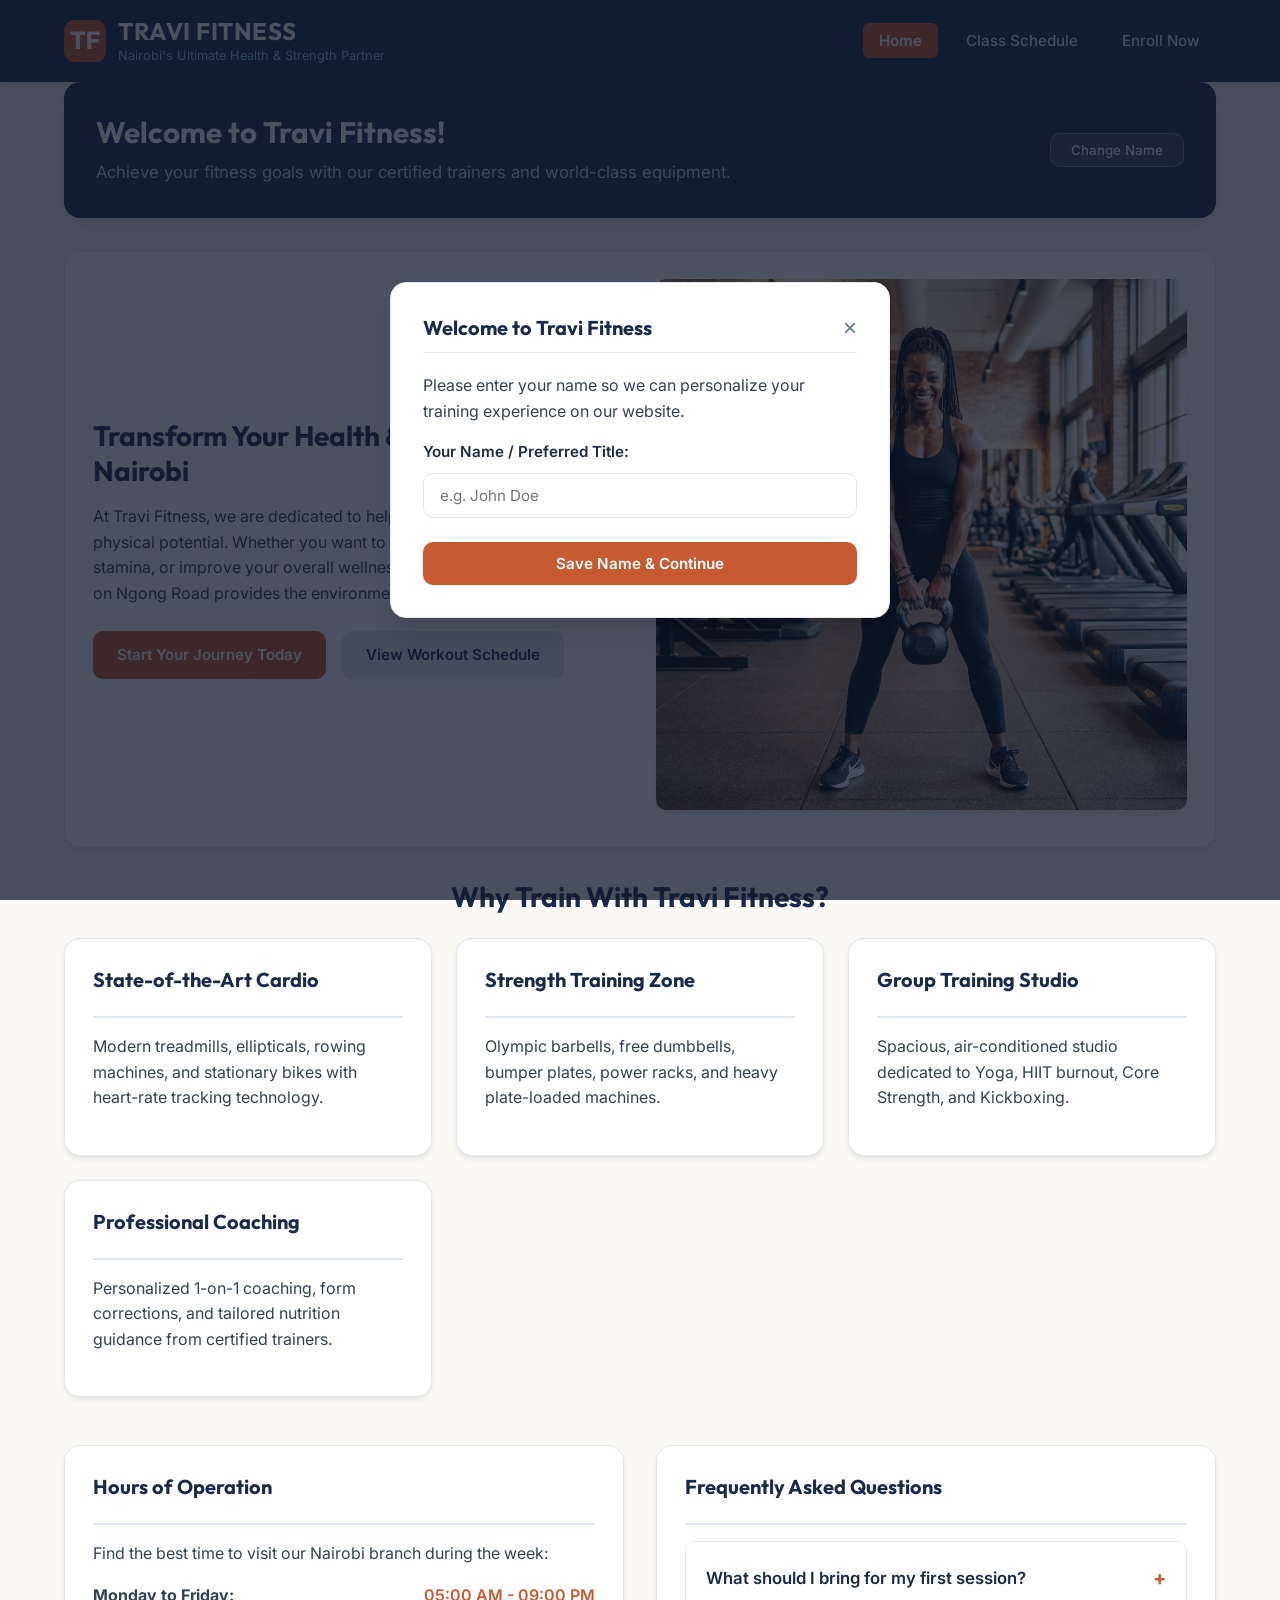
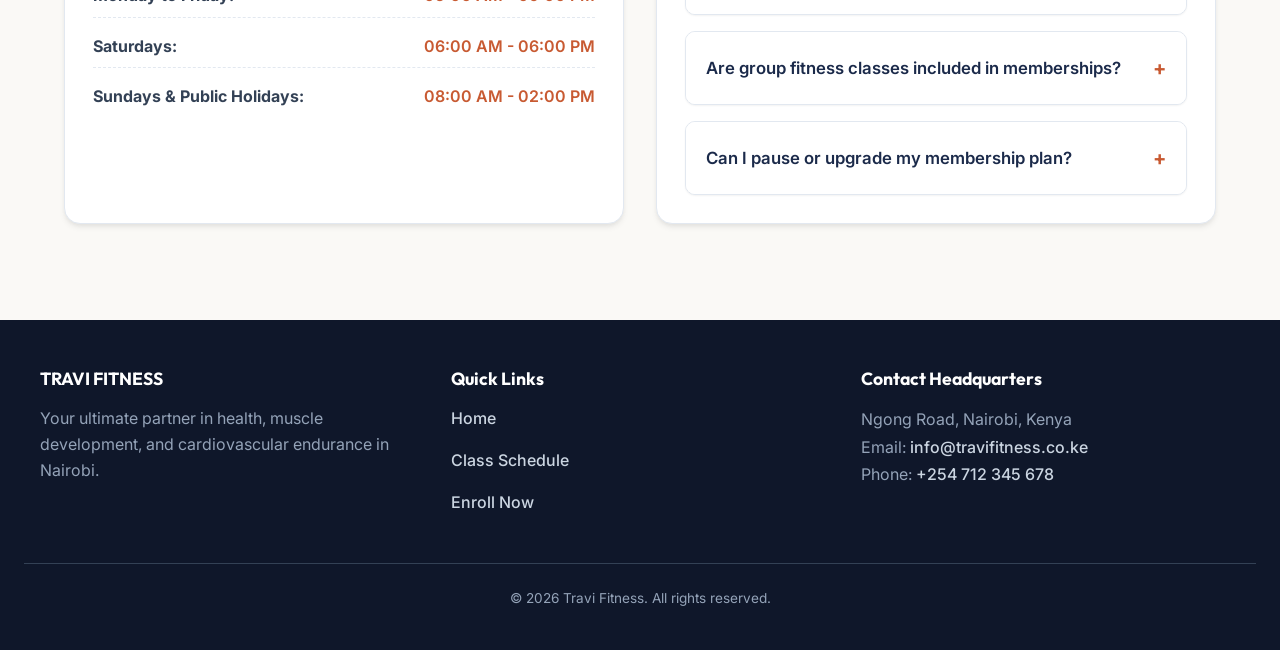
<file: index.html>
<!DOCTYPE html>
<html lang="en">
<head>
    <meta charset="UTF-8">
    <meta name="viewport" content="width=device-width, initial-scale=1.0">
    <title>Home - Travi Fitness Nairobi</title>
    <meta name="description" content="Welcome to Travi Fitness - Nairobi's ultimate health & strength partner with modern gym equipment, group classes, and expert personal trainers.">
    <link rel="stylesheet" href="style.css">
    <script src="script.js" defer></script>
</head>
<body>

    <!-- Header Navigation -->
    <header>
        <div class="header-container">
            <div class="brand">
                <div class="brand-icon">TF</div>
                <div class="brand-text">
                    <h1>TRAVI FITNESS</h1>
                    <p>Nairobi's Ultimate Health & Strength Partner</p>
                </div>
            </div>
            <nav>
                <ul>
                    <li><a href="index.html" class="active">Home</a></li>
                    <li><a href="schedule.html">Class Schedule</a></li>
                    <li><a href="enroll.html">Enroll Now</a></li>
                </ul>
            </nav>
        </div>
    </header>

    <main class="container">
        <!-- Personalized Welcome Banner -->
        <section class="welcome-banner" id="welcomeSection">
            <div class="welcome-content">
                <h2 id="welcomeGreeting">Welcome to Travi Fitness!</h2>
                <p>Achieve your fitness goals with our certified trainers and world-class equipment.</p>
            </div>
            <div>
                <button type="button" class="btn-change-name" id="btnChangeName">Change Name</button>
            </div>
        </section>

        <!-- Hero Showcase Card -->
        <section class="card" style="margin-bottom: 2rem;">
            <div class="grid-2" style="align-items: center;">
                <div>
                    <h2>Transform Your Health & Strength in Nairobi</h2>
                    <p>
                        At Travi Fitness, we are dedicated to helping you unlock your full physical potential. 
                        Whether you want to build strength, increase stamina, or improve your overall wellness, 
                        our state-of-the-art facility on Ngong Road provides the environment you need to succeed.
                    </p>
                    <div style="display: flex; gap: 1rem; margin-top: 1.5rem; flex-wrap: wrap;">
                        <a href="enroll.html" class="btn btn-primary">Start Your Journey Today</a>
                        <a href="schedule.html" class="btn btn-secondary">View Workout Schedule</a>
                    </div>
                </div>
                <div style="text-align: center;">
                    <img src="images/hero.png" alt="Fitness Training at Travi Fitness" style="max-width: 100%; height: auto; border-radius: var(--radius-md); box-shadow: var(--shadow-md);">
                </div>
            </div>
        </section>

        <!-- Core Highlights Grid -->
        <section style="margin-bottom: 3rem;">
            <h2 style="text-align: center; margin-bottom: 1.5rem;">Why Train With Travi Fitness?</h2>
            <div class="grid-3">
                <div class="card">
                    <div class="card-title">
                        <h3>State-of-the-Art Cardio</h3>
                    </div>
                    <p>Modern treadmills, ellipticals, rowing machines, and stationary bikes with heart-rate tracking technology.</p>
                </div>
                <div class="card">
                    <div class="card-title">
                        <h3>Strength Training Zone</h3>
                    </div>
                    <p>Olympic barbells, free dumbbells, bumper plates, power racks, and heavy plate-loaded machines.</p>
                </div>
                <div class="card">
                    <div class="card-title">
                        <h3>Group Training Studio</h3>
                    </div>
                    <p>Spacious, air-conditioned studio dedicated to Yoga, HIIT burnout, Core Strength, and Kickboxing.</p>
                </div>
                <div class="card">
                    <div class="card-title">
                        <h3>Professional Coaching</h3>
                    </div>
                    <p>Personalized 1-on-1 coaching, form corrections, and tailored nutrition guidance from certified trainers.</p>
                </div>
            </div>
        </section>

        <!-- Hours of Operation & FAQ Grid -->
        <div class="grid-2" style="margin-bottom: 2rem;">
            <!-- Hours Card -->
            <div class="card">
                <div class="card-title">
                    <h3>Hours of Operation</h3>
                </div>
                <p>Find the best time to visit our Nairobi branch during the week:</p>
                <div style="display: flex; flex-direction: column; gap: 1rem; margin-top: 1rem;">
                    <div style="display: flex; justify-content: space-between; border-bottom: 1px dashed var(--border-light); padding-bottom: 0.5rem;">
                        <strong>Monday to Friday:</strong>
                        <span style="color: var(--primary-orange); font-weight: 600;">05:00 AM - 09:00 PM</span>
                    </div>
                    <div style="display: flex; justify-content: space-between; border-bottom: 1px dashed var(--border-light); padding-bottom: 0.5rem;">
                        <strong>Saturdays:</strong>
                        <span style="color: var(--primary-orange); font-weight: 600;">06:00 AM - 06:00 PM</span>
                    </div>
                    <div style="display: flex; justify-content: space-between;">
                        <strong>Sundays & Public Holidays:</strong>
                        <span style="color: var(--primary-orange); font-weight: 600;">08:00 AM - 02:00 PM</span>
                    </div>
                </div>
            </div>

            <!-- Dynamic FAQ Accordion (Dynamic Content Feature) -->
            <div class="card">
                <div class="card-title">
                    <h3>Frequently Asked Questions</h3>
                </div>
                <div class="faq-list">
                    <div class="faq-item">
                        <div class="faq-question">
                            <span>What should I bring for my first session?</span>
                            <span class="faq-icon">+</span>
                        </div>
                        <div class="faq-answer">
                            Bring comfortable athletic clothing, clean gym sneakers, a water bottle, and a small workout towel. Lockers are provided free of charge.
                        </div>
                    </div>
                    <div class="faq-item">
                        <div class="faq-question">
                            <span>Are group fitness classes included in memberships?</span>
                            <span class="faq-icon">+</span>
                        </div>
                        <div class="faq-answer">
                            Yes! Both our Premium and VIP plans include full access to all group workout sessions such as Yoga, HIIT, and Cardio Kickboxing.
                        </div>
                    </div>
                    <div class="faq-item">
                        <div class="faq-question">
                            <span>Can I pause or upgrade my membership plan?</span>
                            <span class="faq-icon">+</span>
                        </div>
                        <div class="faq-answer">
                            Absolutely. You can upgrade your plan or pause your membership for up to 30 days per year directly at our customer desk.
                        </div>
                    </div>
                </div>
            </div>
        </div>
    </main>

    <!-- First Visit Name Prompt Modal (Solid Surface, Zero Glassmorphism) -->
    <div class="modal-overlay" id="welcomeModal">
        <div class="modal-card">
            <div class="modal-header">
                <h3>Welcome to Travi Fitness</h3>
                <button type="button" class="modal-close" onclick="closeModal(document.getElementById('welcomeModal'))">&times;</button>
            </div>
            <p>Please enter your name so we can personalize your training experience on our website.</p>
            <form id="welcomeForm">
                <div class="form-group">
                    <label for="modalNameInput" class="form-label">Your Name / Preferred Title:</label>
                    <input type="text" id="modalNameInput" class="form-control" placeholder="e.g. John Doe" required minlength="2">
                    <div class="error-feedback" id="modalNameError"></div>
                </div>
                <div style="display: flex; justify-content: flex-end; gap: 0.75rem; margin-top: 1.5rem;">
                    <button type="submit" class="btn btn-primary btn-block">Save Name & Continue</button>
                </div>
            </form>
        </div>
    </div>

    <!-- Footer -->
    <footer>
        <div class="footer-container">
            <div class="footer-col">
                <h4>TRAVI FITNESS</h4>
                <p>Your ultimate partner in health, muscle development, and cardiovascular endurance in Nairobi.</p>
            </div>
            <div class="footer-col">
                <h4>Quick Links</h4>
                <p><a href="index.html">Home</a></p>
                <p><a href="schedule.html">Class Schedule</a></p>
                <p><a href="enroll.html">Enroll Now</a></p>
            </div>
            <div class="footer-col">
                <h4>Contact Headquarters</h4>
                <address>
                    Ngong Road, Nairobi, Kenya<br>
                    Email: <a href="mailto:info@travifitness.co.ke">info@travifitness.co.ke</a><br>
                    Phone: <a href="tel:+254712345678">+254 712 345 678</a>
                </address>
            </div>
        </div>
        <div class="footer-bottom">
            <p>&copy; 2026 Travi Fitness. All rights reserved.</p>
        </div>
    </footer>

</body>
</html>
</file>
<file: style.css>
@import url('https://fonts.googleapis.com/css2?family=Inter:wght@300;400;500;600;700&family=Outfit:wght@500;600;700;800&display=swap');

:root {
  --bg-main: #FAF9F6;
  --bg-card: #FFFFFF;
  --bg-dark: #0F172A;
  --bg-navy: #1B2A4A;
  --bg-navy-light: #2A3F6D;
  
  --primary-orange: #C85A32;
  --primary-orange-hover: #A74522;
  --primary-orange-soft: #FDF4F0;
  
  --text-dark: #1B2A4A;
  --text-body: #334155;
  --text-muted: #64748B;
  --text-light: #FAF9F6;
  
  --border-light: #E2E8F0;
  --border-focus: #C85A32;
  --border-error: #EF4444;
  
  --bg-error: #FEF2F2;
  --text-error: #DC2626;
  --bg-success: #F0FDF4;
  --border-success: #22C55E;
  --text-success: #15803D;

  --shadow-sm: 0 1px 2px 0 rgba(0, 0, 0, 0.05);
  --shadow-md: 0 4px 6px -1px rgba(0, 0, 0, 0.08), 0 2px 4px -1px rgba(0, 0, 0, 0.04);
  --shadow-lg: 0 10px 25px -3px rgba(0, 0, 0, 0.1), 0 4px 10px -2px rgba(0, 0, 0, 0.05);
  --shadow-xl: 0 20px 25px -5px rgba(0, 0, 0, 0.1), 0 10px 10px -5px rgba(0, 0, 0, 0.04);
  
  --radius-sm: 6px;
  --radius-md: 10px;
  --radius-lg: 16px;
  --radius-full: 9999px;
  
  --font-heading: 'Outfit', -apple-system, BlinkMacSystemFont, sans-serif;
  --font-body: 'Inter', -apple-system, BlinkMacSystemFont, sans-serif;
}

*, *::before, *::after {
  box-sizing: border-box;
  margin: 0;
  padding: 0;
}

body {
  font-family: var(--font-body);
  background-color: var(--bg-main);
  color: var(--text-body);
  line-height: 1.6;
  min-height: 100vh;
  display: flex;
  flex-direction: column;
  -webkit-font-smoothing: antialiased;
}

h1, h2, h3, h4, h5, h6 {
  font-family: var(--font-heading);
  color: var(--text-dark);
  font-weight: 700;
  line-height: 1.25;
}

h1 { font-size: 2.25rem; }
h2 { font-size: 1.75rem; margin-bottom: 1rem; }
h3 { font-size: 1.25rem; margin-bottom: 0.75rem; }

p { margin-bottom: 1rem; }

a {
  color: var(--primary-orange);
  text-decoration: none;
  font-weight: 500;
  transition: color 0.2s ease;
}

a:hover {
  color: var(--primary-orange-hover);
}

header {
  background-color: var(--bg-navy);
  color: var(--text-light);
  box-shadow: var(--shadow-md);
  position: sticky;
  top: 0;
  z-index: 100;
}

.header-container {
  max-width: 1200px;
  margin: 0 auto;
  padding: 1rem 1.5rem;
  display: flex;
  justify-content: space-between;
  align-items: center;
  flex-wrap: wrap;
  gap: 1rem;
}

.brand {
  display: flex;
  align-items: center;
  gap: 0.75rem;
}

.brand-icon {
  background-color: var(--primary-orange);
  color: white;
  width: 42px;
  height: 42px;
  border-radius: var(--radius-md);
  display: flex;
  align-items: center;
  justify-content: center;
  font-size: 1.5rem;
  font-weight: 800;
  box-shadow: var(--shadow-sm);
}

.brand-text h1 {
  color: white;
  font-size: 1.5rem;
  letter-spacing: 0.5px;
}

.brand-text p {
  color: #93C5FD;
  font-size: 0.8rem;
  margin-bottom: 0;
}

nav ul {
  display: flex;
  list-style: none;
  gap: 0.75rem;
  align-items: center;
}

nav a {
  color: #E0E7FF;
  padding: 0.5rem 1rem;
  border-radius: var(--radius-sm);
  font-weight: 500;
  font-size: 0.95rem;
  transition: all 0.2s ease;
}

nav a:hover {
  background-color: rgba(255, 255, 255, 0.1);
  color: white;
}

nav a.active {
  background-color: var(--primary-orange);
  color: white;
  font-weight: 600;
}

main {
  flex: 1;
  max-width: 1200px;
  width: 100%;
  margin: 2rem auto;
  padding: 0 1.5rem;
}

.container {
  max-width: 1200px;
  margin: 0 auto;
}

.grid-2 {
  display: grid;
  grid-template-columns: 1fr 1fr;
  gap: 2rem;
}

.grid-3 {
  display: grid;
  grid-template-columns: repeat(auto-fit, minmax(300px, 1fr));
  gap: 1.5rem;
}

.grid-form {
  display: grid;
  grid-template-columns: 2fr 1fr;
  gap: 2rem;
  align-items: start;
}

@media (max-width: 900px) {
  .grid-2, .grid-form {
    grid-template-columns: 1fr;
  }
}

.card {
  background-color: var(--bg-card);
  border: 1px solid var(--border-light);
  border-radius: var(--radius-lg);
  padding: 1.75rem;
  box-shadow: var(--shadow-md);
  transition: transform 0.25s cubic-bezier(0.4, 0, 0.2, 1), box-shadow 0.25s cubic-bezier(0.4, 0, 0.2, 1);
}

.card:hover {
  transform: translateY(-4px);
  box-shadow: var(--shadow-lg);
}

.card-title {
  display: flex;
  align-items: center;
  gap: 0.75rem;
  margin-bottom: 1rem;
  padding-bottom: 0.75rem;
  border-bottom: 2px solid var(--border-light);
}

.card-title-icon {
  font-size: 1.5rem;
}

.welcome-banner {
  background-color: var(--bg-navy);
  color: white;
  border-radius: var(--radius-lg);
  padding: 2rem;
  margin-bottom: 2rem;
  box-shadow: var(--shadow-lg);
  display: flex;
  justify-content: space-between;
  align-items: center;
  flex-wrap: wrap;
  gap: 1rem;
}

.welcome-content h2 {
  color: white;
  font-size: 1.85rem;
  margin-bottom: 0.5rem;
}

.welcome-content p {
  color: #CBD5E1;
  font-size: 1.05rem;
  margin-bottom: 0;
}

.btn-change-name {
  background-color: rgba(255, 255, 255, 0.15);
  color: white;
  border: 1px solid rgba(255, 255, 255, 0.3);
  padding: 0.5rem 1.25rem;
  border-radius: var(--radius-md);
  cursor: pointer;
  font-weight: 500;
  font-family: var(--font-body);
  transition: all 0.2s ease;
}

.btn-change-name:hover {
  background-color: white;
  color: var(--bg-navy);
}

.btn {
  display: inline-flex;
  align-items: center;
  justify-content: center;
  gap: 0.5rem;
  padding: 0.75rem 1.5rem;
  border-radius: var(--radius-md);
  font-family: var(--font-body);
  font-weight: 600;
  font-size: 0.95rem;
  cursor: pointer;
  border: none;
  transition: all 0.2s ease;
  box-shadow: var(--shadow-sm);
}

.btn-primary {
  background-color: var(--primary-orange);
  color: white;
}

.btn-primary:hover {
  background-color: var(--primary-orange-hover);
  color: white;
  transform: translateY(-1px);
  box-shadow: var(--shadow-md);
}

.btn-secondary {
  background-color: #E2E8F0;
  color: var(--text-dark);
}

.btn-secondary:hover {
  background-color: #CBD5E1;
}

.btn-block {
  width: 100%;
}

.badge {
  display: inline-block;
  padding: 0.25rem 0.75rem;
  border-radius: var(--radius-full);
  font-size: 0.8rem;
  font-weight: 600;
  text-transform: uppercase;
  letter-spacing: 0.5px;
}

.badge-orange {
  background-color: var(--primary-orange-soft);
  color: var(--primary-orange);
  border: 1px solid rgba(249, 115, 22, 0.2);
}

.badge-navy {
  background-color: #EFF6FF;
  color: var(--bg-navy);
  border: 1px solid #BFDBFE;
}

.form-group {
  margin-bottom: 1.25rem;
}

.form-label {
  display: block;
  font-weight: 600;
  margin-bottom: 0.5rem;
  color: var(--text-dark);
  font-size: 0.95rem;
}

.form-control {
  width: 100%;
  padding: 0.75rem 1rem;
  border: 1px solid var(--border-light);
  border-radius: var(--radius-md);
  font-family: var(--font-body);
  font-size: 0.95rem;
  color: var(--text-dark);
  background-color: #FFFFFF;
  transition: all 0.2s ease;
}

.form-control:focus {
  outline: none;
  border-color: var(--border-focus);
  box-shadow: 0 0 0 3px rgba(249, 115, 22, 0.15);
}

.form-control.is-invalid {
  border-color: var(--border-error) !important;
  background-color: var(--bg-error) !important;
}

.error-feedback {
  color: var(--text-error);
  font-size: 0.85rem;
  font-weight: 500;
  margin-top: 0.4rem;
  display: none;
}

.form-group.has-error .error-feedback {
  display: block;
}

.radio-group, .checkbox-group {
  display: flex;
  flex-direction: column;
  gap: 0.6rem;
  margin-top: 0.4rem;
}

.radio-label, .checkbox-label {
  display: flex;
  align-items: center;
  gap: 0.6rem;
  font-size: 0.95rem;
  cursor: pointer;
  user-select: none;
}

.radio-label input, .checkbox-label input {
  width: 18px;
  height: 18px;
  accent-color: var(--primary-orange);
  cursor: pointer;
}

.sticky-summary {
  position: sticky;
  top: 90px;
  background-color: var(--bg-card);
  border: 2px solid var(--border-light);
  border-radius: var(--radius-lg);
  padding: 1.75rem;
  box-shadow: var(--shadow-md);
}

.summary-header {
  border-bottom: 2px solid var(--border-light);
  padding-bottom: 1rem;
  margin-bottom: 1rem;
}

.price-tag {
  font-family: var(--font-heading);
  font-size: 2.25rem;
  font-weight: 800;
  color: var(--primary-orange);
}

.price-period {
  font-size: 0.9rem;
  color: var(--text-muted);
}

.perks-list {
  list-style: none;
  margin-top: 1rem;
}

.perks-list li {
  position: relative;
  padding-left: 1.5rem;
  margin-bottom: 0.6rem;
  font-size: 0.9rem;

}

.perks-list li::before {
  content: "✓";
  position: absolute;
  left: 0;
  color: #16A34A;
  font-weight: bold;
}

.filter-container {
  display: flex;
  flex-wrap: wrap;
  gap: 0.5rem;
  margin-bottom: 1.75rem;
  justify-content: center;
}

.filter-btn {
  background-color: white;
  border: 1px solid var(--border-light);
  color: var(--text-body);
  padding: 0.5rem 1.25rem;
  border-radius: var(--radius-full);
  font-family: var(--font-body);
  font-weight: 500;
  font-size: 0.9rem;
  cursor: pointer;
  transition: all 0.2s ease;
  box-shadow: var(--shadow-sm);
}

.filter-btn:hover {
  border-color: var(--primary-orange);
  color: var(--primary-orange);
}

.filter-btn.active {
  background-color: var(--bg-navy);
  border-color: var(--bg-navy);
  color: white;
  font-weight: 600;
}

.schedule-card {
  background-color: white;
  border: 1px solid var(--border-light);
  border-radius: var(--radius-md);
  padding: 1.25rem;
  box-shadow: var(--shadow-sm);
  display: flex;
  flex-direction: column;
  justify-content: space-between;
  transition: all 0.2s ease;
}

.schedule-card:hover {
  transform: translateY(-3px);
  box-shadow: var(--shadow-md);
  border-color: var(--primary-orange);
}

.schedule-time {
  font-weight: 700;
  color: var(--primary-orange);
  font-size: 0.9rem;
  margin-bottom: 0.25rem;
}

.schedule-trainer-btn {
  margin-top: 1rem;
  background: transparent;
  border: 1px solid var(--border-light);
  color: var(--bg-navy);
  padding: 0.4rem 0.8rem;
  border-radius: var(--radius-sm);
  font-size: 0.85rem;
  font-weight: 600;
  cursor: pointer;
  transition: all 0.2s ease;
}

.schedule-trainer-btn:hover {
  background-color: var(--bg-navy);
  color: white;
}

.faq-list {
  display: flex;
  flex-direction: column;
  gap: 1rem;
}

.faq-item {
  background-color: white;
  border: 1px solid var(--border-light);
  border-radius: var(--radius-md);
  overflow: hidden;
  box-shadow: var(--shadow-sm);
}

.faq-question {
  padding: 1.25rem;
  font-weight: 600;
  font-size: 1.05rem;
  color: var(--text-dark);
  cursor: pointer;
  display: flex;
  justify-content: space-between;
  align-items: center;
  background-color: white;
  transition: background-color 0.2s ease;
  user-select: none;
}

.faq-question:hover {
  background-color: var(--bg-main);
}

.faq-icon {
  font-size: 1.25rem;
  font-weight: bold;
  color: var(--primary-orange);
  transition: transform 0.3s ease;
}

.faq-answer {
  max-height: 0;
  overflow: hidden;
  transition: max-height 0.3s ease, padding 0.3s ease;
  padding: 0 1.25rem;
  color: var(--text-body);
  background-color: #FAFAFA;
  border-top: 0 solid var(--border-light);
}

.faq-item.open .faq-answer {
  max-height: 200px;
  padding: 1rem 1.25rem 1.25rem 1.25rem;
  border-top: 1px solid var(--border-light);
}

.faq-item.open .faq-icon {
  transform: rotate(45deg);
}

.modal-overlay {
  position: fixed;
  top: 0;
  left: 0;
  right: 0;
  bottom: 0;
  background-color: rgba(15, 23, 42, 0.75);
  display: flex;
  align-items: center;
  justify-content: center;
  z-index: 1000;
  opacity: 0;
  visibility: hidden;
  transition: opacity 0.25s ease, visibility 0.25s ease;
  padding: 1rem;
}

.modal-overlay.active {
  opacity: 1;
  visibility: visible;
}

.modal-card {
  background-color: #FFFFFF;
  border: 1px solid var(--border-light);
  border-radius: var(--radius-lg);
  width: 100%;
  max-width: 500px;
  padding: 2rem;
  box-shadow: var(--shadow-xl);
  transform: scale(0.95);
  transition: transform 0.25s cubic-bezier(0.4, 0, 0.2, 1);
  position: relative;
}

.modal-overlay.active .modal-card {
  transform: scale(1);
}

.modal-header {
  display: flex;
  justify-content: space-between;
  align-items: center;
  margin-bottom: 1.25rem;
  padding-bottom: 0.75rem;
  border-bottom: 1px solid var(--border-light);
}

.modal-header h3 {
  margin-bottom: 0;
  color: var(--text-dark);
}

.modal-close {
  background: none;
  border: none;
  font-size: 1.5rem;
  cursor: pointer;
  color: var(--text-muted);
  line-height: 1;
}

.modal-close:hover {
  color: var(--text-dark);
}

.form-control[readonly] {
  background-color: #F1F5F9 !important;
  color: var(--text-muted);
  cursor: not-allowed;
  border-color: #CBD5E1;
}

.info-notice {
  background-color: #FFFBEB;
  border: 1px solid #FCD34D;
  color: #92400E;
  padding: 0.85rem 1rem;
  border-radius: var(--radius-md);
  font-size: 0.88rem;
  margin-bottom: 1rem;
}

.alert-error {
  background-color: var(--bg-error);
  border: 1.5px solid var(--border-error);
  color: var(--text-error);
  border-radius: var(--radius-md);
  padding: 0.85rem 1rem;
  font-size: 0.9rem;
  font-weight: 500;
}

.alert-success {
  background-color: var(--bg-success);
  border: 1.5px solid var(--border-success);
  color: var(--text-success);
  border-radius: var(--radius-md);
  padding: 1.25rem;
  margin-bottom: 1.5rem;
  display: none;
}

.alert-success.show {
  display: block;
  animation: fadeIn 0.3s ease;
}

@keyframes fadeIn {
  from { opacity: 0; transform: translateY(-10px); }
  to { opacity: 1; transform: translateY(0); }
}

footer {
  background-color: var(--bg-dark);
  color: #94A3B8;
  padding: 3rem 1.5rem 1.5rem 1.5rem;
  margin-top: 4rem;
}

.footer-container {
  max-width: 1200px;
  margin: 0 auto;
  display: grid;
  grid-template-columns: repeat(auto-fit, minmax(250px, 1fr));
  gap: 2rem;
  margin-bottom: 2rem;
}

.footer-col h4 {
  color: white;
  font-size: 1.1rem;
  margin-bottom: 1rem;
}

.footer-col address {
  font-style: normal;
  line-height: 1.7;
}

.footer-col a {
  color: #CBD5E1;
}

.footer-col a:hover {
  color: var(--primary-orange);
}

.footer-bottom {
  text-align: center;
  padding-top: 1.5rem;
  border-top: 1px solid #334155;
  font-size: 0.85rem;
}

@media (max-width: 640px) {
  .header-container {
    flex-direction: column;
    align-items: flex-start;
  }
  
  nav ul {
    width: 100%;
    overflow-x: auto;
    padding-bottom: 0.5rem;
  }

  .welcome-banner {
    flex-direction: column;
    align-items: flex-start;
  }
}
</file>
